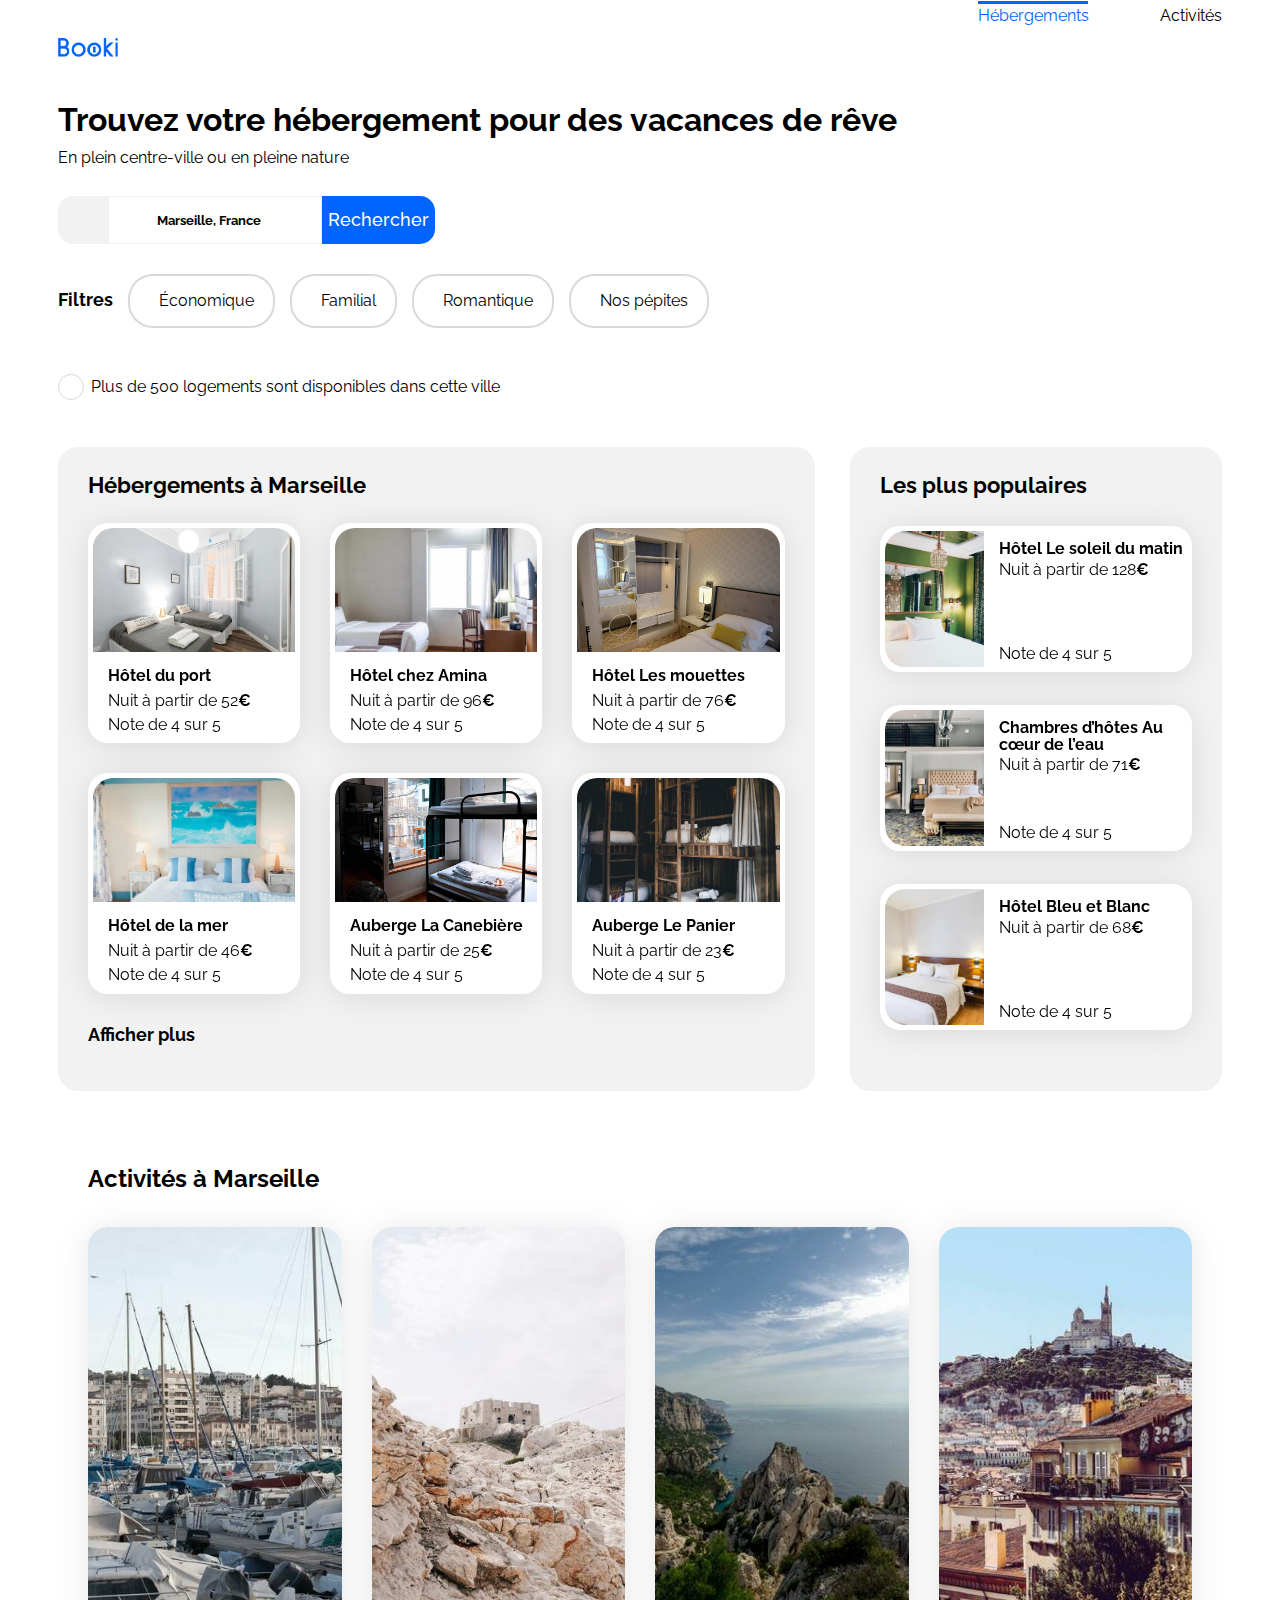
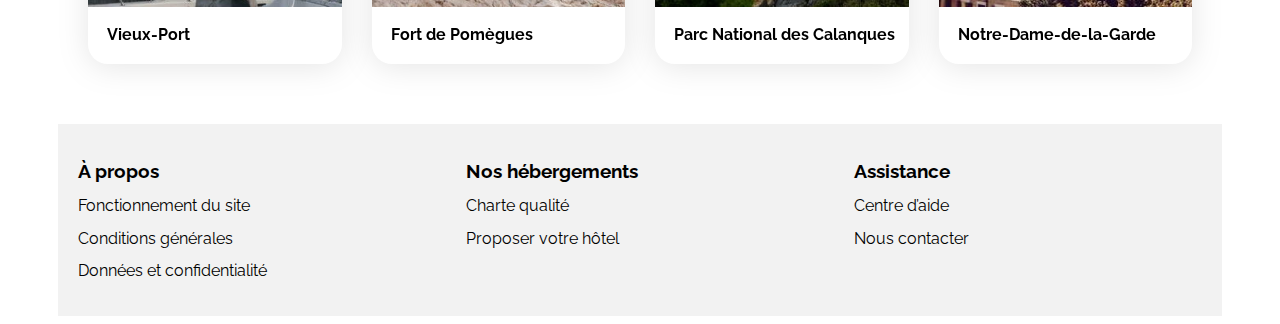
<file: index.html>
<!DOCTYPE html>
<html lang="fr">

<head>
    <meta charset="UTF-8">
    <meta name="viewport" content="width=device-width, initial-scale=1.0">
    <title>Booki</title>
    <link rel="preconnect" href="https://fonts.googleapis.com">
    <link rel="preconnect" href="https://fonts.gstatic.com" crossorigin>
    <link href="https://fonts.googleapis.com/css2?family=Raleway:wght@400;500;700&display=swap" rel="stylesheet">
    <link rel="stylesheet" href="https://cdnjs.cloudflare.com/ajax/libs/font-awesome/6.2.1/css/all.min.css"
        integrity="sha512-MV7K8+y+gLIBoVD59lQIYicR65iaqukzvf/nwasF0nqhPay5w/9lJmVM2hMDcnK1OnMGCdVK+iQrJ7lzPJQd1w=="
        crossorigin="anonymous" referrerpolicy="no-referrer" />
    <link rel="stylesheet" href="./css/style.css">
</head>

<body>
    <div class="main-container">
        <header>
            <nav>
                <a href="#"><img id="logo" src="./images/logo/Booki.png" alt=""></a>
                <div class="navbar">
                    <a id="btn-hebergements" href="#ancre-hebergements">Hébergements</a>
                    <a id="btn-activites" href="#ancre-activites">Activités</a>
                </div>
            </nav>
        </header>
        <main>
            <section class="search">
                <div class="search-text">
                    <h1>Trouvez votre hébergement pour des vacances de rêve</h1>
                    <p>En plein centre-ville ou en pleine nature</p>
                </div>
                <form method="get" action="">
                    <i id="icon-search" class="fa-solid fa-location-dot"></i><input type="search" name="search" value="Marseille, France"><input type="submit" value="Rechercher">
                </form>            
                <div class="filtres">
                    <p class="text-filtre">Filtres</p>
                    <div class="container-filtres">
                        <div class="btnFiltres"><i class="fa-solid fa-money-bill-wave"></i> Économique</div>
                        <div class="btnFiltres"><i class="fa-solid fa-person"></i> Familial</div>
                        <div class="btnFiltres"><i class="fa-solid fa-heart"></i> Romantique</div>
                        <div class="btnFiltres"><i class="fa-solid fa-fire"></i> Nos pépites</div>
                    </div>
                </div>
                <div class="info">
                    <i class="fa-solid fa-info iconInfo"></i>
                    <p>Plus de 500 logements sont disponibles dans cette ville</p>
                </div>
            </section>
            <div id="ancre-hebergements" class="hebergements-and-populaires">
                <section class="hebergements">
                    <div class="hebergements-title">
                        <h2 class="section-title">Hébergements à Marseille</h2>
                    </div>
                    <div class="hebergements-cards">
                        <a href="#">
                            <article class="card">
                                <img src="./images/hebergements/fred-kleber.jpg" alt="Image de la chambre d'hôtel montrant un lit">
                                <div class="card-content">
                                    <div class="card-txt">
                                        <h3 class="card-title">Hôtel du port</h3>
                                        <p class="card-subtitle">Nuit à partir de 52<span class="euro">€</span></p>
                                    </div>
                                    <div class="card-rating">
                                        <i class="fa-xs fa-solid fa-star" aria-hidden="true"></i>
                                        <i class="fa-xs fa-solid fa-star" aria-hidden="true"></i>
                                        <i class="fa-xs fa-solid fa-star" aria-hidden="true"></i>
                                        <i class="fa-xs fa-solid fa-star" aria-hidden="true"></i>
                                        <i class="fa-xs fa-solid fa-star neutral-star" aria-hidden="true"></i>
                                        <span class="sr-only">Note de 4 sur 5</span>
                                    </div>
                                </div>
                            </article>
                        </a>
                        <a href="#">
                            <article class="card">
                                <img src="./images/hebergements/febrian-zakaria.jpg" alt="Image de la chambre d'hôtel montrant un lit">
                                <div class="card-content">
                                    <div class="card-txt">
                                        <h3 class="card-title">Hôtel chez Amina</h3>
                                        <p class="card-subtitle">Nuit à partir de 96<span class="euro">€</span></p>
                                    </div>
                                    <div class="card-rating">
                                        <i class="fa-xs fa-solid fa-star" aria-hidden="true"></i>
                                        <i class="fa-xs fa-solid fa-star" aria-hidden="true"></i>
                                        <i class="fa-xs fa-solid fa-star" aria-hidden="true"></i>
                                        <i class="fa-xs fa-solid fa-star" aria-hidden="true"></i>
                                        <i class="fa-xs fa-solid fa-star neutral-star" aria-hidden="true"></i>
                                        <span class="sr-only">Note de 4 sur 5</span>
                                    </div>
                                </div>
                            </article>
                        </a>
                        <a href="#">
                            <article class="card">
                                <img src="./images/hebergements/reisetopia.jpg" alt="Image de la chambre d'hôtel montrant un lit">
                                <div class="card-content">
                                    <div class="card-txt">
                                        <h3 class="card-title">Hôtel Les mouettes</h3>
                                        <p class="card-subtitle">Nuit à partir de 76<span class="euro">€</span></p>
                                    </div>
                                    <div class="card-rating">
                                        <i class="fa-xs fa-solid fa-star" aria-hidden="true"></i>
                                        <i class="fa-xs fa-solid fa-star" aria-hidden="true"></i>
                                        <i class="fa-xs fa-solid fa-star" aria-hidden="true"></i>
                                        <i class="fa-xs fa-solid fa-star" aria-hidden="true"></i>
                                        <i class="fa-xs fa-solid fa-star neutral-star" aria-hidden="true"></i>
                                        <span class="sr-only">Note de 4 sur 5</span>
                                    </div>
                                </div>
                            </article>
                        </a>
                        <a href="#">
                            <article class="card">
                                <img src="./images/hebergements/annie-spratt.jpg" alt="Image de la chambre d'hôtel montrant un lit">
                                <div class="card-content">
                                    <div class="card-txt">
                                        <h3 class="card-title">Hôtel de la mer</h3>
                                        <p class="card-subtitle">Nuit à partir de 46<span class="euro">€</span></p>
                                    </div>
                                    <div class="card-rating">
                                        <i class="fa-xs fa-solid fa-star" aria-hidden="true"></i>
                                        <i class="fa-xs fa-solid fa-star" aria-hidden="true"></i>
                                        <i class="fa-xs fa-solid fa-star" aria-hidden="true"></i>
                                        <i class="fa-xs fa-solid fa-star" aria-hidden="true"></i>
                                        <i class="fa-xs fa-solid fa-star neutral-star" aria-hidden="true"></i>
                                        <span class="sr-only">Note de 4 sur 5</span>
                                    </div>
                                </div>
                            </article>
                        </a>
                        <a href="#">
                            <article class="card">
                                <img src="./images/hebergements/marcus-loke.jpg" alt="Image de la chambre d'hôtel montrant un lit">
                                <div class="card-content">
                                    <div class="card-txt">
                                        <h3 class="card-title">Auberge La Canebière</h3>
                                        <p class="card-subtitle">Nuit à partir de 25<span class="euro">€</span></p>
                                    </div>
                                    <div class="card-rating">
                                        <i class="fa-xs fa-solid fa-star" aria-hidden="true"></i>
                                        <i class="fa-xs fa-solid fa-star" aria-hidden="true"></i>
                                        <i class="fa-xs fa-solid fa-star" aria-hidden="true"></i>
                                        <i class="fa-xs fa-solid fa-star" aria-hidden="true"></i>
                                        <i class="fa-xs fa-solid fa-star neutral-star" aria-hidden="true"></i>
                                        <span class="sr-only">Note de 4 sur 5</span>
                                    </div>
                                </div>
                            </article>
                        </a>
                        <a href="#">
                            <article class="card">
                                <img src="./images/hebergements/nicate-lee.jpg" alt="Image de la chambre d'hôtel montrant un lit">
                                <div class="card-content">
                                    <div class="card-txt">
                                        <h3 class="card-title">Auberge Le Panier</h3>
                                        <p class="card-subtitle">Nuit à partir de 23<span class="euro">€</span></p>
                                    </div>
                                    <div class="card-rating">
                                        <i class="fa-xs fa-solid fa-star" aria-hidden="true"></i>
                                        <i class="fa-xs fa-solid fa-star" aria-hidden="true"></i>
                                        <i class="fa-xs fa-solid fa-star" aria-hidden="true"></i>
                                        <i class="fa-xs fa-solid fa-star" aria-hidden="true"></i>
                                        <i class="fa-xs fa-solid fa-star neutral-star" aria-hidden="true"></i>
                                        <span class="sr-only">Note de 4 sur 5</span>
                                    </div>
                                </div>
                            </article>
                        </a>
                    </div>
                    <p class=hebergements-p>Afficher plus</p>
                </section>
                </section>
                <section class="populaires">
                    <div class="populaires-title">
                        <h2 class="section-title">Les plus populaires</h2>
                        <i class="fa-solid fa-chart-line" aria-hidden="true"></i>
                    </div>
                    <div class="populaires-cards">
                        <a href="#">
                            <article class="card">
                                <img src="./images/hebergements/emile-guillemot.jpg" alt="Image de la chambre d'hôtel montrant un lit">
                                <div class="card-content">
                                    <div class="card-txt">
                                        <h3 class="card-title">Hôtel Le soleil du matin</h3>
                                        <p class="card-subtitle">Nuit à partir de 128<span class="euro">€</span></p>
                                    </div>
                                    <div class="card-rating">
                                        <i class="fa-xs fa-solid fa-star" aria-hidden="true"></i>
                                        <i class="fa-xs fa-solid fa-star" aria-hidden="true"></i>
                                        <i class="fa-xs fa-solid fa-star" aria-hidden="true"></i>
                                        <i class="fa-xs fa-solid fa-star" aria-hidden="true"></i>
                                        <i class="fa-xs fa-solid fa-star neutral-star" aria-hidden="true"></i>
                                        <span class="sr-only">Note de 4 sur 5</span>
                                    </div>
                                </div>
                            </article>
                        </a>
                        <a href="#">
                            <article class="card">
                                <img src="./images/hebergements/aw-creative.jpg" alt="Image de la chambre d'hôtel montrant un lit">
                                <div class="card-content">
                                    <div class="card-txt">
                                        <h3 class="card-title">Chambres d’hôtes Au cœur de l’eau</h3>
                                        <p class="card-subtitle">Nuit à partir de 71<span class="euro">€</span></p>
                                    </div>
                                    <div class="card-rating">
                                        <i class="fa-xs fa-solid fa-star" aria-hidden="true"></i>
                                        <i class="fa-xs fa-solid fa-star" aria-hidden="true"></i>
                                        <i class="fa-xs fa-solid fa-star" aria-hidden="true"></i>
                                        <i class="fa-xs fa-solid fa-star" aria-hidden="true"></i>
                                        <i class="fa-xs fa-solid fa-star neutral-star" aria-hidden="true"></i>
                                        <span class="sr-only">Note de 4 sur 5</span>
                                    </div>
                                </div>
                            </article>
                        </a>
                        <a href="#">
                            <article class="card">
                                <img src="./images/hebergements/febrian-zakaria2.jpg" alt="Image de la chambre d'hôtel montrant un lit">
                                <div class="card-content">
                                    <div class="card-txt">
                                        <h3 class="card-title">Hôtel Bleu et Blanc</h3>
                                        <p class="card-subtitle">Nuit à partir de 68<span class="euro">€</span></p>
                                    </div>
                                    <div class="card-rating">
                                        <i class="fa-xs fa-solid fa-star" aria-hidden="true"></i>
                                        <i class="fa-xs fa-solid fa-star" aria-hidden="true"></i>
                                        <i class="fa-xs fa-solid fa-star" aria-hidden="true"></i>
                                        <i class="fa-xs fa-solid fa-star" aria-hidden="true"></i>
                                        <i class="fa-xs fa-solid fa-star neutral-star" aria-hidden="true"></i>
                                        <span class="sr-only">Note de 4 sur 5</span>
                                    </div>
                                </div>
                            </article>
                        </a>
                    </div>
                </section>
            </div>
            <section id="ancre-activites" class="activites">
                <div class="activites-title">
                    <h2>Activités à Marseille</h2>
                </div>
                <div class="activites-cards">
                    <a href="#">
                        <article class="card">
                            <img src="./images/activites/reno-laithienne.jpg" alt="photo du Vieux-Port">
                            <h3>Vieux-Port</h3>
                        </article>
                    </a>
                    <a href="#">
                        <article class="card">
                            <img src="./images/activites/paul-hermann.jpg" alt="photo du Fort de Pomègues">
                            <h3>Fort de Pomègues</h3>
                        </article>
                    </a>
                    <a href="#">
                        <article class="card">
                            <img src="./images/activites/kilyan-sockalingum.jpg" alt="photo du Parc National des Calanques">
                            <h3>Parc National des Calanques</h3>
                        </article>
                    </a>
                    <a href="#">
                        <article class="card">
                            <img src="./images/activites/florian-wehde.jpg" alt="photo de Notre-Dame-de-la-Garde">
                            <h3>Notre-Dame-de-la-Garde</h3>
                        </article>
                    </a>
                </div>
            </section>
        </main>
        <footer>
            <div class="footer-info">
                <h3>À propos</h3>
                <p>Fonctionnement du site</p>
                <p>Conditions générales</p>
                <p>Données et confidentialité</p>
            </div>
            <div class="footer-info">
                <h3>Nos hébergements</h3>
                <p>Charte qualité</p>
                <p>Proposer votre hôtel</p>
            </div>
            <div class="footer-info">
                <h3>Assistance</h3>
                <p>Centre d’aide</p>
                <p>Nous contacter</p>
            </div>
        </footer>
    </div>
</body>

</html>
</file>
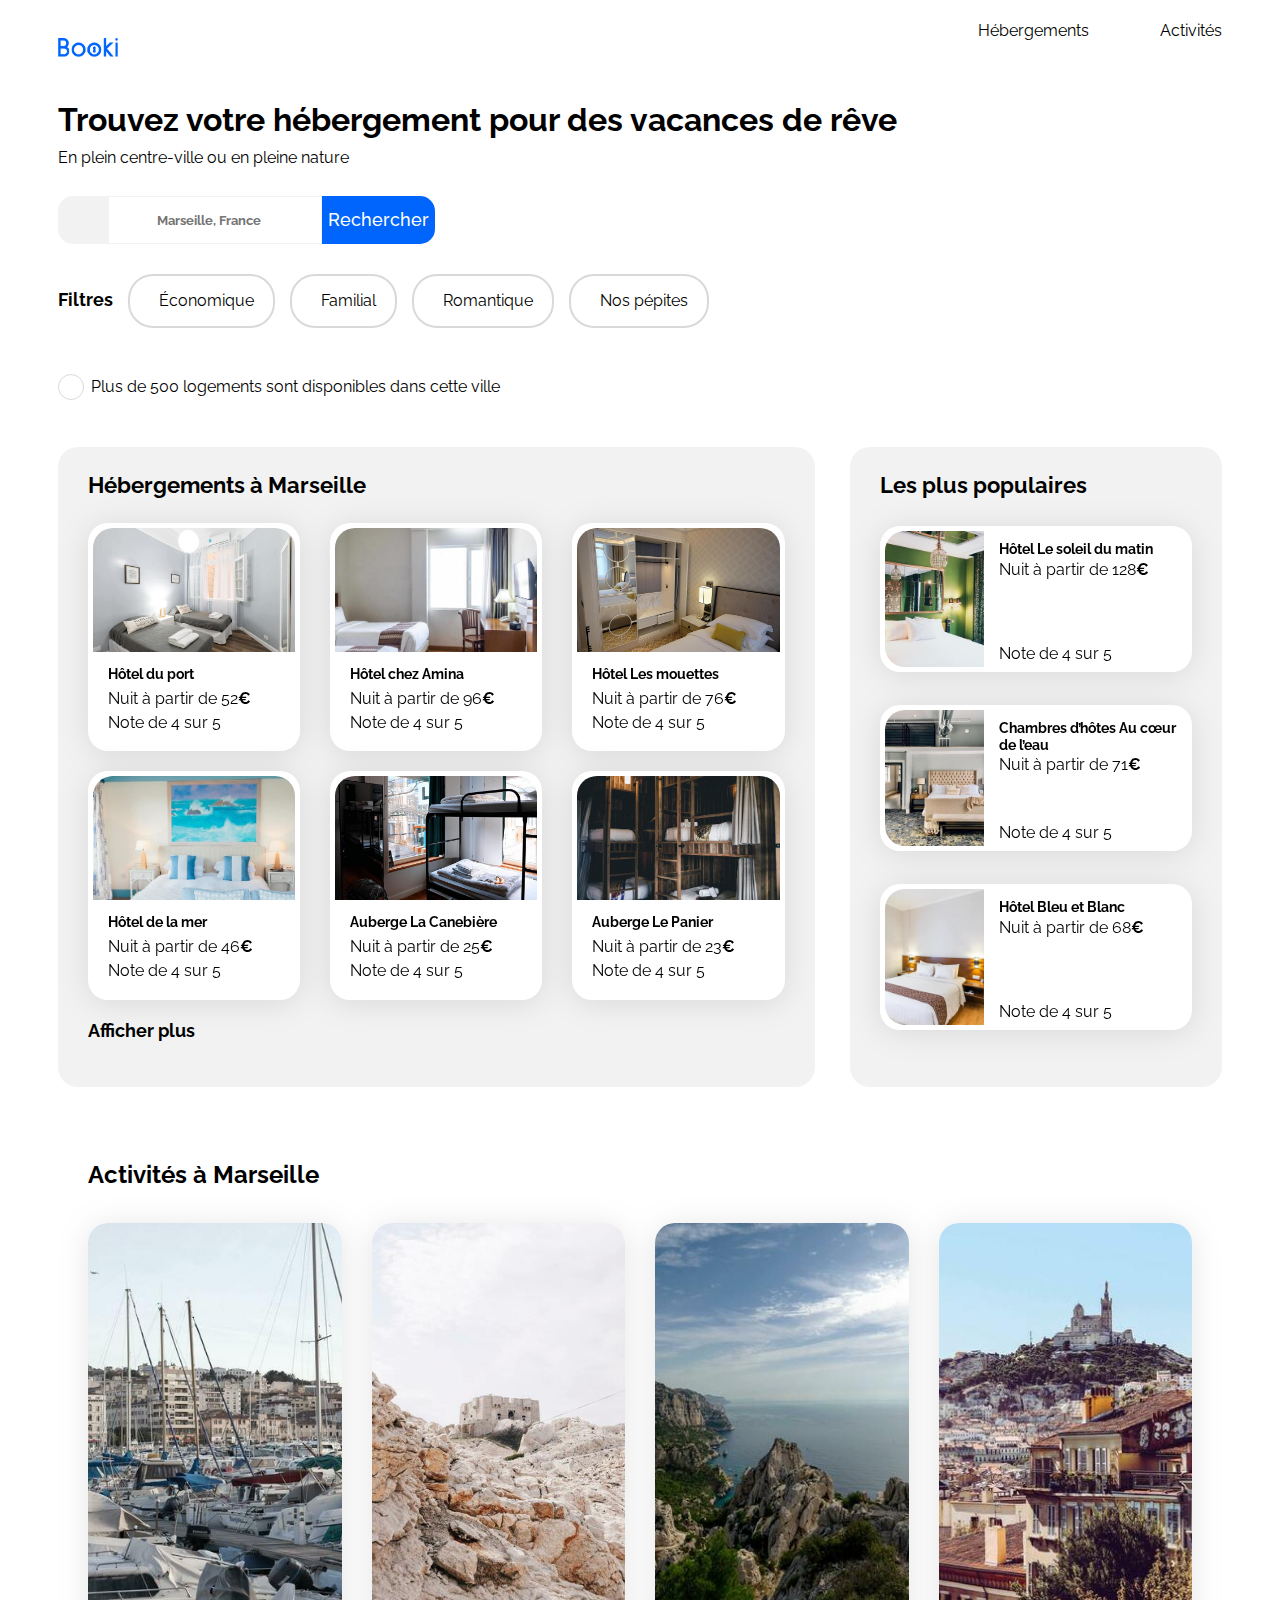
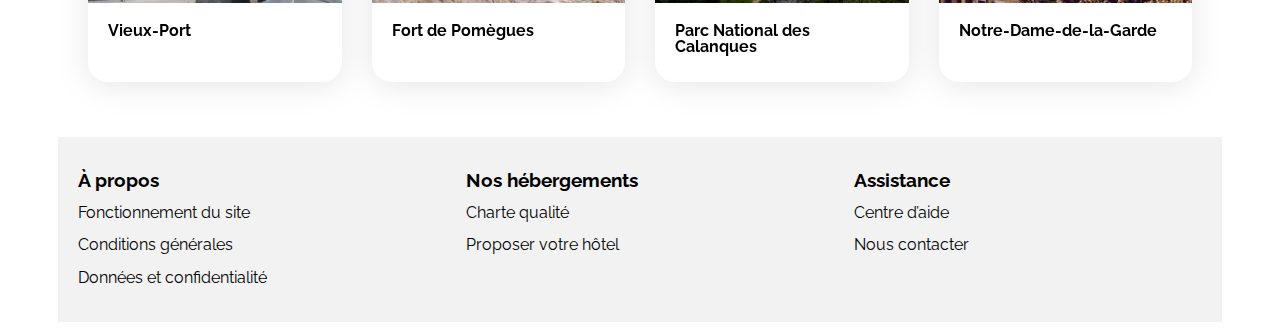
<file: src/index.html>
<!DOCTYPE html>
<html lang="fr">
    <head>
        <meta charset="UTF-8" />
        <meta name="viewport" content="width=device-width, initial-scale=1.0" />
        <title>Booki</title>
        <link rel="preconnect" href="https://fonts.googleapis.com" />
        <link rel="preconnect" href="https://fonts.gstatic.com" crossorigin />
        <link
            href="https://fonts.googleapis.com/css2?family=Raleway:wght@400;500;700&display=swap"
            rel="stylesheet"
        />
        <link
            rel="stylesheet"
            href="https://cdnjs.cloudflare.com/ajax/libs/font-awesome/6.2.1/css/all.min.css"
            integrity="sha512-MV7K8+y+gLIBoVD59lQIYicR65iaqukzvf/nwasF0nqhPay5w/9lJmVM2hMDcnK1OnMGCdVK+iQrJ7lzPJQd1w=="
            crossorigin="anonymous"
            referrerpolicy="no-referrer"
        />
        <link rel="stylesheet" href="./css/style.css" />
    </head>

    <body>
        <div class="main-container">
            <header>
                <nav>
                    <a href="#"
                        ><img class="logo" src="./images/logo/Booki.png" alt="logo Booki"
                    /></a>
                    <div class="navbar">
                        <div class="class-btn-accommodation">
                            <a class="btn-accommodation" href="#ancre-accommodation"
                                >Hébergements</a
                            >
                        </div>
                        <div class="class-btn-activities">
                            <a class="btn-activities" href="#ancre-activities">Activités</a>
                        </div>
                    </div>
                </nav>
            </header>
            <main>
                <section class="search">
                    <div class="search-text">
                        <h1>Trouvez votre hébergement pour des vacances de rêve</h1>
                        <p id="search-p">En plein centre-ville ou en pleine nature</p>
                    </div>
                    <form method="get" action="#">
                        <i class="fa-solid fa-location-dot icon-search"></i
                        ><input type="search" name="search" placeholder="Marseille, France" /><input
                            type="submit"
                            value="Rechercher"
                        /><i class="fa fa-search logo-none" aria-hidden="true"></i>
                    </form>
                    <div class="filters">
                        <p class="text-filter">Filtres</p>
                        <div class="container-filters">
                            <div class="btn-filter">
                                <i class="fa-solid fa-money-bill-wave"></i>
                                Économique
                            </div>
                            <div class="btn-filter">
                                <i class="fa-solid fa-person"></i> Familial
                            </div>
                            <div class="btn-filter">
                                <i class="fa-solid fa-heart"></i> Romantique
                            </div>
                            <div class="btn-filter">
                                <i class="fa-solid fa-fire"></i> Nos pépites
                            </div>
                        </div>
                    </div>
                    <div class="info">
                        <i class="fa-solid fa-info iconInfo"></i>
                        <p>Plus de 500 logements sont disponibles dans cette ville</p>
                    </div>
                </section>
                <div id="ancre-accommodation" class="accommodation-and-populare">
                    <section class="accommodation">
                        <div class="accommodation-title">
                            <h2 class="section-title">Hébergements à Marseille</h2>
                        </div>
                        <div class="accommodation-cards">
                            <a href="#">
                                <article class="card">
                                    <img
                                        src="./images/hebergements/fred-kleber.jpg"
                                        alt="Chambre hôtel du port à Marseille"
                                    />
                                    <div class="card-content">
                                        <div class="card-txt">
                                            <h3 class="card-title">Hôtel du port</h3>
                                            <p class="card-subtitle">
                                                Nuit à partir de 52<span class="euro">€</span>
                                            </p>
                                        </div>
                                        <div class="card-rating">
                                            <i
                                                class="fa-xs fa-solid fa-star"
                                                aria-hidden="true"
                                            ></i>
                                            <i
                                                class="fa-xs fa-solid fa-star"
                                                aria-hidden="true"
                                            ></i>
                                            <i
                                                class="fa-xs fa-solid fa-star"
                                                aria-hidden="true"
                                            ></i>
                                            <i
                                                class="fa-xs fa-solid fa-star"
                                                aria-hidden="true"
                                            ></i>
                                            <i
                                                class="fa-xs fa-solid fa-star neutral-star"
                                                aria-hidden="true"
                                            ></i>
                                            <span class="sr-only">Note de 4 sur 5</span>
                                        </div>
                                    </div>
                                </article>
                            </a>
                            <a href="#">
                                <article class="card">
                                    <img
                                        src="./images/hebergements/febrian-zakaria.jpg"
                                        alt="hôtel chez Amina à Marseille"
                                    />
                                    <div class="card-content">
                                        <div class="card-txt">
                                            <h3 class="card-title">Hôtel chez Amina</h3>
                                            <p class="card-subtitle">
                                                Nuit à partir de 96<span class="euro">€</span>
                                            </p>
                                        </div>
                                        <div class="card-rating">
                                            <i
                                                class="fa-xs fa-solid fa-star"
                                                aria-hidden="true"
                                            ></i>
                                            <i
                                                class="fa-xs fa-solid fa-star"
                                                aria-hidden="true"
                                            ></i>
                                            <i
                                                class="fa-xs fa-solid fa-star"
                                                aria-hidden="true"
                                            ></i>
                                            <i
                                                class="fa-xs fa-solid fa-star"
                                                aria-hidden="true"
                                            ></i>
                                            <i
                                                class="fa-xs fa-solid fa-star neutral-star"
                                                aria-hidden="true"
                                            ></i>
                                            <span class="sr-only">Note de 4 sur 5</span>
                                        </div>
                                    </div>
                                </article>
                            </a>
                            <a href="#">
                                <article class="card">
                                    <img
                                        src="./images/hebergements/reisetopia.jpg"
                                        alt="Hôtel Les mouettes à Marseille"
                                    />
                                    <div class="card-content">
                                        <div class="card-txt">
                                            <h3 class="card-title">Hôtel Les mouettes</h3>
                                            <p class="card-subtitle">
                                                Nuit à partir de 76<span class="euro">€</span>
                                            </p>
                                        </div>
                                        <div class="card-rating">
                                            <i
                                                class="fa-xs fa-solid fa-star"
                                                aria-hidden="true"
                                            ></i>
                                            <i
                                                class="fa-xs fa-solid fa-star"
                                                aria-hidden="true"
                                            ></i>
                                            <i
                                                class="fa-xs fa-solid fa-star"
                                                aria-hidden="true"
                                            ></i>
                                            <i
                                                class="fa-xs fa-solid fa-star"
                                                aria-hidden="true"
                                            ></i>
                                            <i
                                                class="fa-xs fa-solid fa-star neutral-star"
                                                aria-hidden="true"
                                            ></i>
                                            <span class="sr-only">Note de 4 sur 5</span>
                                        </div>
                                    </div>
                                </article>
                            </a>
                            <a href="#">
                                <article class="card">
                                    <img
                                        src="./images/hebergements/annie-spratt.jpg"
                                        alt="Hôtel de la mer à Marseille"
                                    />
                                    <div class="card-content">
                                        <div class="card-txt">
                                            <h3 class="card-title">Hôtel de la mer</h3>
                                            <p class="card-subtitle">
                                                Nuit à partir de 46<span class="euro">€</span>
                                            </p>
                                        </div>
                                        <div class="card-rating">
                                            <i
                                                class="fa-xs fa-solid fa-star"
                                                aria-hidden="true"
                                            ></i>
                                            <i
                                                class="fa-xs fa-solid fa-star"
                                                aria-hidden="true"
                                            ></i>
                                            <i
                                                class="fa-xs fa-solid fa-star"
                                                aria-hidden="true"
                                            ></i>
                                            <i
                                                class="fa-xs fa-solid fa-star"
                                                aria-hidden="true"
                                            ></i>
                                            <i
                                                class="fa-xs fa-solid fa-star neutral-star"
                                                aria-hidden="true"
                                            ></i>
                                            <span class="sr-only">Note de 4 sur 5</span>
                                        </div>
                                    </div>
                                </article>
                            </a>
                            <a href="#">
                                <article class="card">
                                    <img
                                        src="./images/hebergements/marcus-loke.jpg"
                                        alt="Auberge La Canebière à Marseille"
                                    />
                                    <div class="card-content">
                                        <div class="card-txt">
                                            <h3 class="card-title">Auberge La Canebière</h3>
                                            <p class="card-subtitle">
                                                Nuit à partir de 25<span class="euro">€</span>
                                            </p>
                                        </div>
                                        <div class="card-rating">
                                            <i
                                                class="fa-xs fa-solid fa-star"
                                                aria-hidden="true"
                                            ></i>
                                            <i
                                                class="fa-xs fa-solid fa-star"
                                                aria-hidden="true"
                                            ></i>
                                            <i
                                                class="fa-xs fa-solid fa-star"
                                                aria-hidden="true"
                                            ></i>
                                            <i
                                                class="fa-xs fa-solid fa-star"
                                                aria-hidden="true"
                                            ></i>
                                            <i
                                                class="fa-xs fa-solid fa-star neutral-star"
                                                aria-hidden="true"
                                            ></i>
                                            <span class="sr-only">Note de 4 sur 5</span>
                                        </div>
                                    </div>
                                </article>
                            </a>
                            <a href="#">
                                <article class="card">
                                    <img
                                        src="./images/hebergements/nicate-lee.jpg"
                                        alt="Auberge Le Panier à Marseille"
                                    />
                                    <div class="card-content">
                                        <div class="card-txt">
                                            <h3 class="card-title">Auberge Le Panier</h3>
                                            <p class="card-subtitle">
                                                Nuit à partir de 23<span class="euro">€</span>
                                            </p>
                                        </div>
                                        <div class="card-rating">
                                            <i
                                                class="fa-xs fa-solid fa-star"
                                                aria-hidden="true"
                                            ></i>
                                            <i
                                                class="fa-xs fa-solid fa-star"
                                                aria-hidden="true"
                                            ></i>
                                            <i
                                                class="fa-xs fa-solid fa-star"
                                                aria-hidden="true"
                                            ></i>
                                            <i
                                                class="fa-xs fa-solid fa-star"
                                                aria-hidden="true"
                                            ></i>
                                            <i
                                                class="fa-xs fa-solid fa-star neutral-star"
                                                aria-hidden="true"
                                            ></i>
                                            <span class="sr-only">Note de 4 sur 5</span>
                                        </div>
                                    </div>
                                </article>
                            </a>
                        </div>
                        <p class="accommodation-p">Afficher plus</p>
                    </section>
                    <section class="populare">
                        <div class="populare-title">
                            <h2 class="section-title">Les plus populaires</h2>
                            <i class="fa-solid fa-chart-line" aria-hidden="true"></i>
                        </div>
                        <div class="populare-cards">
                            <a href="#">
                                <article class="card">
                                    <img
                                        src="./images/hebergements/emile-guillemot.jpg"
                                        alt="Hôtel Le soleil du matin"
                                    />
                                    <div class="card-content">
                                        <div class="card-txt">
                                            <h3 class="card-title">Hôtel Le soleil du matin</h3>
                                            <p class="card-subtitle">
                                                Nuit à partir de 128<span class="euro">€</span>
                                            </p>
                                        </div>
                                        <div class="card-rating">
                                            <i
                                                class="fa-xs fa-solid fa-star"
                                                aria-hidden="true"
                                            ></i>
                                            <i
                                                class="fa-xs fa-solid fa-star"
                                                aria-hidden="true"
                                            ></i>
                                            <i
                                                class="fa-xs fa-solid fa-star"
                                                aria-hidden="true"
                                            ></i>
                                            <i
                                                class="fa-xs fa-solid fa-star"
                                                aria-hidden="true"
                                            ></i>
                                            <i
                                                class="fa-xs fa-solid fa-star neutral-star"
                                                aria-hidden="true"
                                            ></i>
                                            <span class="sr-only">Note de 4 sur 5</span>
                                        </div>
                                    </div>
                                </article>
                            </a>
                            <a href="#">
                                <article class="card">
                                    <img
                                        src="./images/hebergements/aw-creative.jpg"
                                        alt="Chambres d’hôtes Au cœur de l’eau"
                                    />
                                    <div class="card-content">
                                        <div class="card-txt">
                                            <h3 class="card-title">
                                                Chambres d’hôtes Au cœur de l’eau
                                            </h3>
                                            <p class="card-subtitle">
                                                Nuit à partir de 71<span class="euro">€</span>
                                            </p>
                                        </div>
                                        <div class="card-rating">
                                            <i
                                                class="fa-xs fa-solid fa-star"
                                                aria-hidden="true"
                                            ></i>
                                            <i
                                                class="fa-xs fa-solid fa-star"
                                                aria-hidden="true"
                                            ></i>
                                            <i
                                                class="fa-xs fa-solid fa-star"
                                                aria-hidden="true"
                                            ></i>
                                            <i
                                                class="fa-xs fa-solid fa-star"
                                                aria-hidden="true"
                                            ></i>
                                            <i
                                                class="fa-xs fa-solid fa-star neutral-star"
                                                aria-hidden="true"
                                            ></i>
                                            <span class="sr-only">Note de 4 sur 5</span>
                                        </div>
                                    </div>
                                </article>
                            </a>
                            <a href="#">
                                <article class="card">
                                    <img
                                        src="./images/hebergements/febrian-zakaria2.jpg"
                                        alt="Hôtel Bleu et Blanc"
                                    />
                                    <div class="card-content">
                                        <div class="card-txt">
                                            <h3 class="card-title">Hôtel Bleu et Blanc</h3>
                                            <p class="card-subtitle">
                                                Nuit à partir de 68<span class="euro">€</span>
                                            </p>
                                        </div>
                                        <div class="card-rating">
                                            <i
                                                class="fa-xs fa-solid fa-star"
                                                aria-hidden="true"
                                            ></i>
                                            <i
                                                class="fa-xs fa-solid fa-star"
                                                aria-hidden="true"
                                            ></i>
                                            <i
                                                class="fa-xs fa-solid fa-star"
                                                aria-hidden="true"
                                            ></i>
                                            <i
                                                class="fa-xs fa-solid fa-star"
                                                aria-hidden="true"
                                            ></i>
                                            <i
                                                class="fa-xs fa-solid fa-star neutral-star"
                                                aria-hidden="true"
                                            ></i>
                                            <span class="sr-only">Note de 4 sur 5</span>
                                        </div>
                                    </div>
                                </article>
                            </a>
                        </div>
                    </section>
                </div>
                <section id="ancre-activities" class="activities">
                    <div class="activities-title">
                        <h2>Activités à Marseille</h2>
                    </div>
                    <div class="activities-cards">
                        <a href="#">
                            <article class="card">
                                <img
                                    src="./images/activites/reno-laithienne.jpg"
                                    alt="activités du Vieux-Port"
                                />
                                <div class="card-txt">
                                    <h3>Vieux-Port</h3>
                                </div>
                            </article>
                        </a>
                        <a href="#">
                            <article class="card">
                                <img
                                    src="./images/activites/paul-hermann.jpg"
                                    alt="Activités Fort de Pomègues"
                                />
                                <div class="card-txt">
                                    <h3>Fort de Pomègues</h3>
                                </div>
                            </article>
                        </a>
                        <a href="#">
                            <article class="card">
                                <img
                                    src="./images/activites/kilyan-sockalingum.jpg"
                                    alt="Activités Parc National des Calanques"
                                />
                                <div class="card-txt">
                                    <h3>Parc National des Calanques</h3>
                                </div>
                            </article>
                        </a>
                        <a href="#">
                            <article class="card">
                                <img
                                    src="./images/activites/florian-wehde.jpg"
                                    alt="Activités Notre-Dame-de-la-Garde"
                                />
                                <div class="card-txt">
                                    <h3>Notre-Dame-de-la-Garde</h3>
                                </div>
                            </article>
                        </a>
                    </div>
                </section>
            </main>
            <footer>
                <div class="footer-info">
                    <h2>À propos</h2>
                    <p>Fonctionnement du site</p>
                    <p>Conditions générales</p>
                    <p>Données et confidentialité</p>
                </div>
                <div class="footer-info">
                    <h2>Nos hébergements</h2>
                    <p>Charte qualité</p>
                    <p>Proposer votre hôtel</p>
                </div>
                <div class="footer-info">
                    <h2>Assistance</h2>
                    <p>Centre d’aide</p>
                    <p>Nous contacter</p>
                </div>
            </footer>
        </div>
    </body>
</html>
</file>
<file: css/style.css>
/****** General ***********/
* {
    font-family: 'Raleway', sans-serif;
    line-height: 16.44px;
}

:root {
    --main-color: #0065FC;
    --main-bg-color: #F2F2F2;
    --filter-bg-color: #DEEBFF;
}

.fa-solid {
    color: var(--main-color);
}

body {
    display: flex;
    justify-content: center;
}

.main-container {
    width: 100%;
    max-width: 1440px;
    padding: 0 50px;
    box-sizing: border-box;
}

a {
    color: inherit;
    text-decoration: none;
}

.section-title {
    margin: 0;
    font-size: 22px;
}

.card {
    background-color: white;
    border-radius: 20px;
    padding: 5px;
    filter: drop-shadow(0px 3px 15px rgba(0, 0, 0, 0.1));
}

.card img {
    object-fit: cover;
}

.card-title {
    font-size: 16px;
}

.euro {
    font-weight: 700;
}

.neutral-star {
    color: var(--main-bg-color)
}

/****** Hebergements And Populaires ***********/
.hebergements-and-populaires {
    display: flex;
    justify-content: space-between;
    margin-bottom: 30px;
}

.hebergements-and-populaires section {
    background-color: var(--main-bg-color);
    border-radius: 20px;
    padding: 30px;
    box-sizing: border-box;
}

/****** Hebergements ***********/
.hebergements {
    width: 65%;
}

.hebergements-title {
    margin-bottom: 30px;
}

.hebergements-cards {
    display: grid;
    grid-template-columns: 1fr 1fr 1fr;
    gap: 30px;
}

.hebergements-cards .card {
    display: flex;
    flex-direction: column;

}

.hebergements-cards img {
    width: 100%;
    height: 124px;
    border-radius: 20px 20px 0px 0px;
}

.hebergements-cards .card-content {
    padding-left: 15px;
    display: flex;
    flex-direction: column;
    box-sizing: border-box;
}

.hebergements-p {
    font-weight: 700;
    font-size: 18px;
    padding-top: 15px;
}

.hebergements .card-rating {
    margin-bottom: 5px;
}

.hebergements .card-txt p {
    margin: 8px 0px;
}

.hebergements .card-txt h3 {
    margin-bottom: 8px;
}


.card:hover {
    box-shadow: 10px 10px 30px rgba(0, 0, 0, 0.5);
}

/****** Populaires ***********/
.populaires {
    width: 32%;
}

.populaires-title {
    display: flex;
    justify-content: space-between;
    align-items: center;
}

.populaires-cards .card {
    display: flex;
    margin-top: 33px;
}

.populaires-cards img {
    width: 33%;
    height: 136px;
    border-top-left-radius: 20px;
    border-bottom-left-radius: 20px;
}

.populaires-cards .card-content {
    width: 67%;
    padding-left: 15px;
    display: flex;
    flex-direction: column;
    justify-content: space-between;
    box-sizing: border-box;
}

.populaires-cards .card-title {
    margin-top: 10px;
    margin-bottom: 4px;
}

.populaires-cards .card-subtitle {
    margin: 0;
}

.populaires-cards .card-rating {
    margin-bottom: 5px;
}

/*HEADER***************/

nav {
    display: flex;
    justify-content: space-between;
}

#logo {
    height: 19px;
    padding: 30px 50px 30px 0px;
}

#btn-hebergements{
    color: #0065FC;
}

#btn-hebergements:hover {
    text-shadow: 1px 1px 1px rgba(0, 101, 252, 0.2);
}

#btn-activites:hover {
    text-shadow: 1px 1px 1px rgba(00, 00, 00, 0.2);
}

.navbar {
    width: 244px;
    display: flex;
    justify-content: space-between;
}

#btn-hebergements::before {
    content: '';
    position: absolute;
    width: 110px;
    height: 3px;
    background-color: #0065FC;
    top: 1px;
}

/*FOOTER**************/

footer{
    display: grid;
    grid-template-columns: 1fr 1fr 1fr;
    background-color: #F2F2F2;
}

.footer-info {
    padding: 20px;
}

footer p {
    cursor: pointer;
}

footer p:hover {
    color: #0065FC;
}


/*ACTIVITES**************/

.activites {
    padding: 30px;
    margin-bottom: 30px;
}

.activites-cards {
    display: grid;
    grid-template-columns: 1fr 1fr 1fr 1fr;
    gap: 30px;
}

.activites-cards img {
    width: 100%;
    height: 380px;
    border-radius: 20px 20px 0px 0px;
}

.activites-cards h3 {
    font-size: 16px;
    font-weight: 700;
    padding-left: 19px;
}

.activites-cards .card {
    padding: 0px;
    padding-bottom: 5px;
}

.activites-title {
    margin-bottom: 40px;
}


/*SECTION SEARCH****************/

.search-text {
    margin-bottom: 30px;
}

form i {
    background-color: #F2F2F2;
    height: 18px;
    width: 14px;
    padding: 15px 18px;
    border-radius: 15px 0px 0px 15px;
}

#icon-search {
    color: black;
}

form {
    display: flex;
    margin-bottom: 30px;
}

input[type=search]{
    border: 1px solid #F2F2F2;
    text-align: center;
    font-weight: 700;
    font-size: 18;
    font-family: "raleway";
    padding: 0px 20px;
}

input[type=submit]{
    background-color: #0065FC;
    color: white;
    font-weight: 500;
    font-size: 18px;
    border-radius: 0px 15px 15px 0px;
    border: none;
    font-family: "raleway";
    cursor: pointer;
}

.filtres{
    display: flex;
    gap: 15px;
    margin-bottom: 35px;
}

.btnFiltres {
    border-radius: 25px;
    border: 2px solid var(--grey-tint-2, #D9D9D9);
    display: flex;
    height: 50px;
    padding: 0px 19px;
    align-items: center;
    gap: 10px;
    cursor: pointer;
}

.container-filtres {
    display: flex;
    gap: 15px;
}

.btnFiltres:hover {
    background-color: #DEEBFF;
}

.filtres i {
    color: #0065FC;
}

.info {
    display: flex;
    align-items: center;
    gap: 7px;
    margin-bottom: 35px;
}

.iconInfo {
    color: #0065FC;
    border: 1px solid #D9D9D9;
    border-radius: 50%;
    width: 24px;
    height: 24px;
    display: flex;
    justify-content: center;
    align-items: center;
}

.text-filtre {
    font-weight: 700;
    font-size: 18px;
}

/* Le code ci-dessous correspond à la version responsive uniquement */

/****** Media queries ***********/
/* Medium devices (tablets, less/equal than 1024px) */
@media (max-width: 1024px) {
    .hebergements-and-populaires {
        flex-direction: column;
    }

    .hebergements {
        width: 100%;
    }

    .populaires {
        width: 100%;
        margin-top: 50px;
    }

    .populaires-cards {
        display: flex;
        flex-direction: row;
        justify-content: space-between;
    }

    .populaires-cards a {
        width: 30%;
    }

    .populaires-cards .card-title {
        font-size: 14px;
    }

    .populaires-cards .card-subtitle {
        font-size: 13px;
    }

    .filtres {
        display: flex;
        flex-direction: column;
    }

    .activites-cards img {
        height: 200px;
    }
}

/* Small devices (phones, less than 768px) */
@media (max-width: 767.98px) {
    /* ... */
}
</file>
<file: src/css/style.css>
/****** General ***********/
* {
    font-family: 'Raleway', sans-serif;
    line-height: 16.44px;
}

:root {
    --main-color: #0065FC;
    --main-bg-color: #F2F2F2;
    --filter-bg-color: #DEEBFF;
}

.fa-solid {
    color: var(--main-color);
}

body {
    display: flex;
    justify-content: center;
}

.main-container {
    width: 100%;
    max-width: 1440px;
    padding: 0 50px;
    box-sizing: border-box;
}

a {
    color: inherit;
    text-decoration: none;
}

.section-title {
    margin: 0;
    font-size: 22px;
}

.card {
    background-color: white;
    border-radius: 20px;
    padding: 5px;
    filter: drop-shadow(0px 3px 15px rgba(0, 0, 0, 0.1));
}

.card img {
    object-fit: cover;
}

.card-title {
    font-size: 14px;
}

.euro {
    font-weight: 700;
}

.neutral-star {
    color: var(--main-bg-color)
}

/****** Hebergements And Populaires ***********/
.accommodation-and-populare {
    display: flex;
    justify-content: space-between;
    margin-bottom: 30px;
}

.accommodation-and-populare section {
    background-color: #F2F2F2;
    border-radius: 20px;
    padding: 30px;
    box-sizing: border-box;
}

/****** Hebergements ***********/
.accommodation {
    width: 65%;
}

.accommodation-title {
    margin-bottom: 30px;
}

.accommodation-cards {
    display: grid;
    grid-template-columns: 1fr 1fr 1fr;
    gap: 30px;
}

.accommodation-cards .card {
    display: flex;
    flex-direction: column;
    height: 100%;

}

.accommodation-cards img {
    width: 100%;
    height: 124px;
    border-radius: 20px 20px 0px 0px;
}

.accommodation-cards .card-content {
    padding-left: 15px;
    display: flex;
    flex-direction: column;
    box-sizing: border-box;
}

.accommodation-p {
    font-weight: 700;
    font-size: 18px;
    padding-top: 15px;
    cursor: pointer;
}

.accommodation .card-rating {
    margin-bottom: 5px;
}

.accommodation .card-txt p {
    margin: 8px 0px;
}

.accommodation .card-txt h3 {
    margin-bottom: 8px;
}


.card:hover {
    box-shadow: 10px 10px 30px rgba(0, 0, 0, 0.5);
}

/****** Populaires ***********/
.populare {
    width: 32%;
}

.populare-title {
    display: flex;
    justify-content: space-between;
    align-items: center;
}

.populare-cards .card {
    display: flex;
    margin-top: 33px;
}

.populare-cards img {
    width: 33%;
    height: 136px;
    border-top-left-radius: 20px;
    border-bottom-left-radius: 20px;
}

.populare-cards .card-content {
    width: 67%;
    padding-left: 15px;
    display: flex;
    flex-direction: column;
    justify-content: space-between;
    box-sizing: border-box;
}

.populare-cards .card-title {
    margin-top: 10px;
    margin-bottom: 4px;
}

.populare-cards .card-subtitle {
    margin: 0;
}

.populare-cards .card-rating {
    margin-bottom: 5px;
}

/*HEADER***************/

nav {
    display: flex;
    justify-content: space-between;
}

.logo {
    height: 19px;
    padding: 30px 50px 30px 0px;
}

.navbar {
    width: 244px;
    display: flex;
    justify-content: space-between;
    padding-top: 15px;
}

.btn-accommodation:hover:before {
    content: '';
    position: absolute;
    width: 110px;
    height: 3px;
    background-color: #0065FC;
    top: 1px;
}

.btn-activities:hover:before {
    content: '';
    position: absolute;
    width: 62px;
    height: 3px;
    background-color: #0065FC;
    top: 1px;
}

.navbar a:hover {
    color: #0065FC;
    text-shadow: 1px 1px 1px rgba(0, 101, 252, 0.2);
}

.bar {
    display: flex;
  }
  
.bar-blue {
    background-color: #0065FC;
    height: 2px;
    width: 100%;
  }
  
.bar-grey {
    background-color: #F2F2F2;
    height: 2px;
    width: 100%;
  }

/*FOOTER**************/

footer{
    display: grid;
    grid-template-columns: 1fr 1fr 1fr;
    background-color: #F2F2F2;
}

.footer-info {
    padding: 20px;
}

footer p {
    cursor: pointer;
}

footer p:hover {
    color: #0065FC;
}

footer h2 {
    font-size: 1.17em;
}

/*ACTIVITES**************/

.activities {
    padding: 30px;
    margin-bottom: 30px;
}

.activities-cards {
    display: grid;
    grid-template-columns: 1fr 1fr 1fr 1fr;
    gap: 30px;
}

.activities-cards img {
    width: 100%;
    height: 380px;
    border-radius: 20px 20px 0px 0px;
}

.activities-cards h3 {
    font-size: 16px;
    font-weight: 700;
    padding-inline: 20px;
}

.activities-cards .card {
    padding: 0px;
    padding-bottom: 5px;
    height: 100%;
}

.activities-title {
    margin-bottom: 40px;
}

/*SECTION SEARCH****************/

.search-text {
    margin-bottom: 30px;
}

.logo-none {
    border-radius: 0px 15px 15px 0px;
    background-color: #0065FC;
    color: white;
    display: none;
    cursor: pointer;
}

form i {
    background-color: #F2F2F2;
    height: 18px;
    width: 14px;
    padding: 15px 18px;
    border-radius: 15px 0px 0px 15px;
}

.icon-search {
    color: black;
}

form {
    display: flex;
    margin-bottom: 30px;
}

input[type=search]{
    border: 1px solid #F2F2F2;
    text-align: center;
    font-weight: 700;
    font-family: "raleway";
    padding: 0px 20px;
}

input[type=submit]{
    background-color: #0065FC;
    color: white;
    font-weight: 500;
    font-size: 18px;
    border-radius: 0px 15px 15px 0px;
    border: none;
    font-family: "raleway";
    cursor: pointer;
}

.filters{
    display: flex;
    gap: 15px;
    margin-bottom: 35px;
}

.btn-filter {
    border-radius: 25px;
    border: 2px solid var(--grey-tint-2, #D9D9D9);
    display: flex;
    height: 50px;
    padding: 0px 19px;
    align-items: center;
    justify-content: center;
    gap: 10px;
    cursor: pointer;
}

.container-filters {
    display: flex;
    gap: 15px;
    flex-wrap: wrap;
}

.btn-filter:hover {
    background-color: #DEEBFF;
}

.filters i {
    color: #0065FC;
}

.info {
    display: flex;
    align-items: center;
    gap: 7px;
    margin-bottom: 35px;
}

.iconInfo {
    color: #0065FC;
    border: 1px solid #D9D9D9;
    border-radius: 50%;
    width: 24px;
    height: 24px;
    display: flex;
    justify-content: center;
    align-items: center;
}

.text-filter {
    font-weight: 700;
    font-size: 18px;
}

/* Le code ci-dessous correspond à la version responsive uniquement */

/****** Media queries ***********/
/* Medium devices (tablets, less/equal than 1024px) */
@media (max-width: 1024px) {
    .accommodation-and-populare {
        flex-direction: column;
    }

    .accommodation {
        width: 100%;
    }

    .populare {
        width: 100%;
        margin-top: 50px;
    }

    .populare-cards {
        display: flex;
        flex-direction: row;
        justify-content: space-between;
    }

    .populare-cards a {
        width: 30%;
    }

    .populare-cards .card-title {
        font-size: 14px;
    }

    .populare-cards .card-subtitle {
        font-size: 13px;
    }

    .filters {
        display: flex;
        flex-direction: column;
    }

    .activities-cards img {
        height: 200px;
    }

    .card-txt h3 {
        font-size: 13px;
    }

    .activities-cards .card {
        display: grid;
    }
}

/* Small devices (phones, less than 768px) */
@media (max-width: 767.98px) {
    /* ... */

.activities-cards {
    
    grid-template-columns: 1fr;
}

.activities-cards img {
    height: 141px;
}

    footer {
        grid-template-columns: 1fr;
    }

    .main-container {
        padding: 0px;
    }

    body {
        padding: 0px;
        margin: 0px;
    }

    .info {
        padding: 0px 20px;
        margin-bottom: 0px;
    }

    .info i {
        height: 24px;
        width: 30px;
    }

    .accommodation-and-populare {
        flex-direction: column-reverse;
    }

    .populare-cards {
        display: grid;
        grid-template-columns: 1fr;
    }

    .populare-cards .card {
        margin-top: 20px;
    }

    .populare-cards a {
        width: 100%;
    }

    .populare .section-title {
        margin-top: 25px;
        margin-bottom: 10px;
    }

    .accommodation-and-populare .populare {
        padding: 20px;
    }

    .accommodation-cards {
        display: flex;
        flex-direction: column;
    }

    form {
        justify-content: center;
        margin-bottom: 20px;
    }

    .search h1 {
        text-align: center;
        line-height: 25.83px;
        margin-bottom: 10px;
        margin-top: 50px;
        font-size: 27px;
    }

    .search .search-p {
        text-align: center;
        margin-top: 5px;
        margin-bottom: 35px;
    }

    nav {
        flex-direction: column;
        margin-bottom: 30px;
    }

    nav a {
        align-self: center;
    }

    .logo {
        padding: 30px 0px;
    }

    .navbar {
        padding-top: 0px;
        display: grid;
        grid-template-columns: 1fr 1fr;
        height: 10px;
        width: inherit;
    }

    .navbar a {
        width: 100%;
        text-align: center;
    }

    .container-filters {
        display: grid;
        grid-template-columns: 1fr 1fr;
        padding-inline: 20px;
    }

    .text-filter {
        padding-inline: 20px;
        margin-bottom: 10px;
        margin-top: 15px;
    }

    .accommodation-and-populare .populare {
        border-radius: 0px;
    }

    .accommodation-and-populare .accommodation {
        background-color: white;
        padding: 45px 20px 10px 20px;
    }

    input[type="submit"] {
        display: none;
    }

    .logo-none {
        display: inherit;
    }

    .btn-accommodation:before {
        display: none;
    }
        
    .btn-activities:before {
        display: none;
    }

    .class-btn-accommodation:hover,
    .class-btn-activities:hover {
        border-color: #0065FC;
    }

    .class-btn-accommodation,
    .class-btn-activities {
        text-align: center;
        border-bottom: 3px solid transparent;
        padding: 10px;
        width: 100%;
    }

    .info p {
        margin: 8px 0px;
        word-spacing: 0.2em;
    }

    .section-title {
        line-height: 1px;
    }

    .btn-filter {
        padding: 0px;
    }

    #search-p {
        margin-left: 20px;
    }
}
</file>
